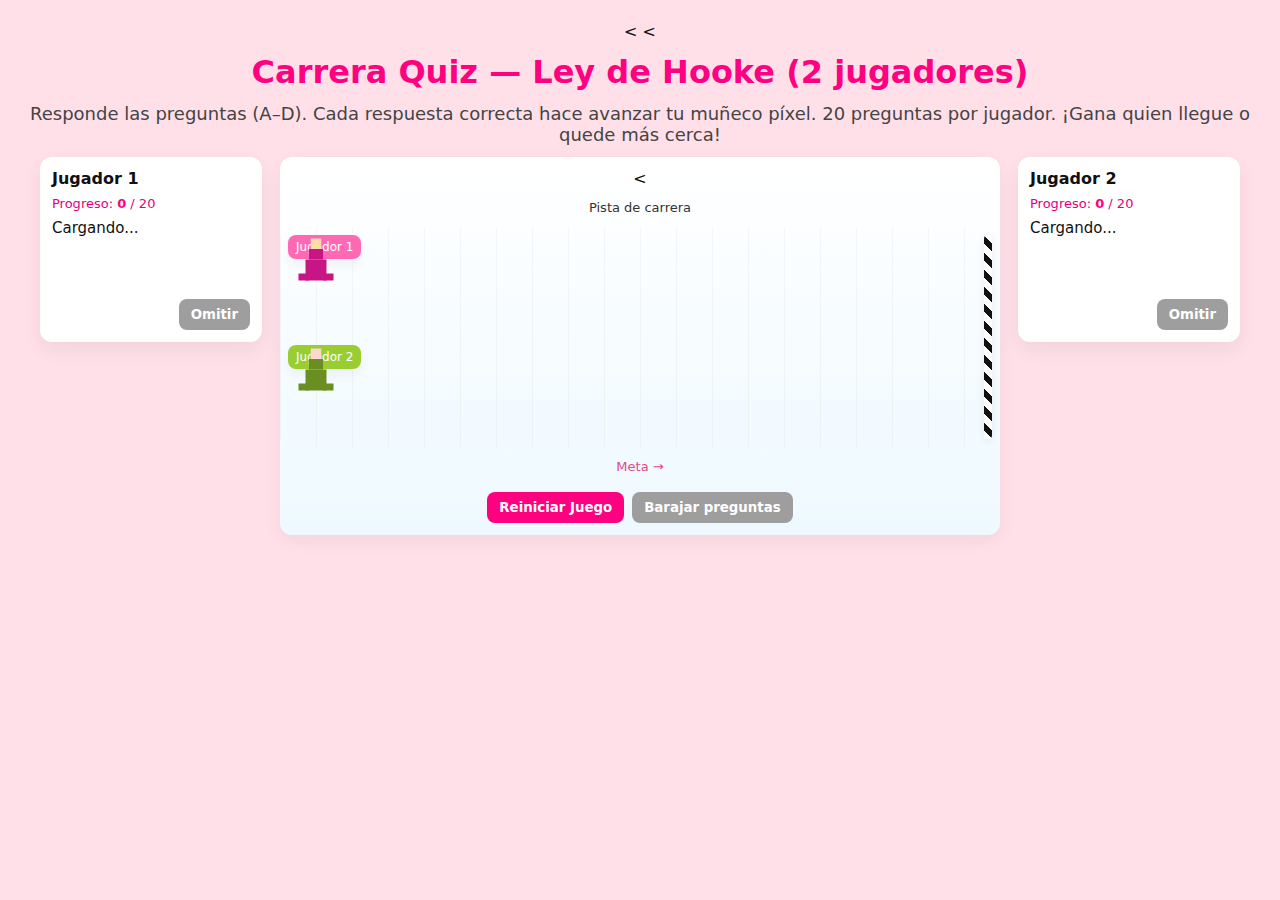
<file: quizdeleydehooke.html>
<!DOCTYPE html>
<html lang="es"><
<head>
  <meta charset="utf-8" /><
  <meta name="viewport" content="width=device-width,initial-scale=1" />
  <title>Carrera Quiz - Ley de Hooke (2 Jugadores)</title>
  <link rel="stylesheet" href="estilos1726.css">
<body>
  <h1>Carrera Quiz — Ley de Hooke (2 jugadores)</h1>
  <div class="subtitle">Responde las preguntas (A–D). Cada respuesta correcta hace avanzar tu muñeco píxel. 20 preguntas por jugador. ¡Gana quien llegue o quede más cerca!</div>

  <div class="game">

   
    <div class="panel" id="panel1">
      <h2>Jugador 1</h2>
      <div class="meta">Progreso: <span class="score" id="score1">0</span> / 20</div>
      <div class="question" id="q1">Cargando...</div>
      <div class="options" id="opts1"></div>
      <div class="controls-row">
        <div class="small" id="feedback1">&nbsp;</div>
        <div>
          <button class="btn" id="next1" style="display:none">Siguiente</button>
          <button class="btn secondary" id="skip1">Omitir</button>
        </div>
      </div>
    </div>

    <div class="race-area"><
      <div style="font-size:13px;color:#333">Pista de carrera</div>
            <div class="track" id="track">
        <div class="finish-line" title="Meta"></div>

       
        <div class="lane" style="height:50%;">
          <div class="badge" style="background:var(--p1);color:white">Jugador 1</div>
          <div class="player" id="avatar1" style="top:8px;">

           

            <svg viewBox="0 0 32 32" id="sprite1" role="img" aria-label="Muñeco 1"><
              <g id="s1-f1"><rect x="13" y="2" width="6" height="6" fill="#ffdca8"/><rect x="12" y="8" width="8" height="6" fill="#c71585"/><rect x="10" y="14" width="12" height="12" fill="#c71585"/><rect x="6" y="22" width="6" height="4" fill="#c71585"/><rect x="20" y="22" width="6" height="4" fill="#c71585"/></g><!--Frame 1 visible por defecto (group <g> con formas que forman el píxel-art).-->
              <g id="s1-f2" style="display:none"><rect x="13" y="2" width="6" height="6" fill="#ffdca8"/><rect x="12" y="8" width="8" height="6" fill="#c71585"/><rect x="10" y="14" width="12" height="12" fill="#c71585"/><rect x="8" y="22" width="6" height="4" fill="#c71585"/><rect x="18" y="22" width="6" height="4" fill="#c71585"/><rect x="9" y="12" width="2" height="4" fill="#c71585"/></g>
              <g id="s1-f3" style="display:none"><rect x="13" y="2" width="6" height="6" fill="#ffdca8"/><rect x="12" y="8" width="8" height="6" fill="#c71585"/><rect x="10" y="14" width="12" height="12" fill="#c71585"/><rect x="6" y="22" width="6" height="4" fill="#c71585"/><rect x="20" y="22" width="6" height="4" fill="#c71585"/><rect x="15" y="12" width="2" height="4" fill="#c71585"/></g>
              <g id="s1-f4" style="display:none"><rect x="13" y="2" width="6" height="6" fill="#ffdca8"/><rect x="12" y="8" width="8" height="6" fill="#c71585"/><rect x="10" y="14" width="12" height="12" fill="#c71585"/><rect x="8" y="22" width="6" height="4" fill="#c71585"/><rect x="18" y="22" width="6" height="4" fill="#c71585"/><rect x="21" y="12" width="2" height="4" fill="#c71585"/></g>
             
            </svg>
          </div>
        </div>

       
        <div class="lane" style="height:50%;">
          <div class="badge" style="background:var(--p2);color:white">Jugador 2</div>
          <div class="player" id="avatar2" style="top:8px;">
            <svg viewBox="0 0 32 32" id="sprite2" role="img" aria-label="Muñeco 2">
              <g id="s2-f1"><rect x="13" y="2" width="6" height="6" fill="#ffd7d0"/><rect x="12" y="8" width="8" height="6" fill="#6b8e23"/><rect x="10" y="14" width="12" height="12" fill="#6b8e23"/><rect x="6" y="22" width="6" height="4" fill="#6b8e23"/><rect x="20" y="22" width="6" height="4" fill="#6b8e23"/></g>
              <g id="s2-f2" style="display:none"><rect x="13" y="2" width="6" height="6" fill="#ffd7d0"/><rect x="12" y="8" width="8" height="6" fill="#6b8e23"/><rect x="10" y="14" width="12" height="12" fill="#6b8e23"/><rect x="8" y="22" width="6" height="4" fill="#6b8e23"/><rect x="18" y="22" width="6" height="4" fill="#6b8e23"/><rect x="9" y="12" width="2" height="4" fill="#ffd7d0"/></g>
              <g id="s2-f3" style="display:none"><rect x="13" y="2" width="6" height="6" fill="#ffd7d0"/><rect x="12" y="8" width="8" height="6" fill="#6b8e23"/><rect x="10" y="14" width="12" height="12" fill="#6b8e23"/><rect x="6" y="22" width="6" height="4" fill="#6b8e23"/><rect x="20" y="22" width="6" height="4" fill="#6b8e23"/><rect x="15" y="12" width="2" height="4" fill="#ffd7d0"/></g>
              <g id="s2-f4" style="display:none"><rect x="13" y="2" width="6" height="6" fill="#ffd7d0"/><rect x="12" y="8" width="8" height="6" fill="#6b8e23"/><rect x="10" y="14" width="12" height="12" fill="#6b8e23"/><rect x="8" y="22" width="6" height="4" fill="#6b8e23"/><rect x="18" y="22" width="6" height="4" fill="#6b8e23"/><rect x="21" y="12" width="2" height="4" fill="#ffd7d0"/></g>
             
            </svg>
          </div>
        </div>

      </div>

      <div style="display:flex;gap:12px;align-items:center;">
        <div class="note">Meta →</div>
      </div>

      <div class="bottom-controls">
        <button class="btn" id="restart">Reiniciar Juego</button>
        <button class="btn secondary" id="shuffle">Barajar preguntas</button>
      </div>

    </div>

   
    <div class="panel" id="panel2">
      <h2>Jugador 2</h2>
      <div class="meta">Progreso: <span class="score" id="score2">0</span> / 20</div>
      <div class="question" id="q2">Cargando...</div>
      <div class="options" id="opts2"></div>
      <div class="controls-row">
        <div class="small" id="feedback2">&nbsp;</div>
        <div>
          <button class="btn" id="next2" style="display:none">Siguiente</button>
          <button class="btn secondary" id="skip2">Omitir</button>
        </div>
      </div>
    </div>
   

  </div>

  <div id="bannerArea" style="width:100%;max-width:1200px;margin-top:8px"></div>
<script src="script.js"></script>
</body>
</html>
</file>
<file: estilos1726.css>
/*estilos.css*/
:root{
      --track-width: 720px;
      --track-height: 220px;
      --steps: 20;
      --accent: #ff0080;
      --p1: #ff69b4;
      --p2: #9acd32;
    }
    *{box-sizing:border-box;font-family:Inter, system-ui, sans-serif, sans-serif}
   

    body{
      margin:0;
      padding:22px;
      background:linear-gradient(180deg,#ffe0e9,#ffe0e9);
      color:#111;
      display:flex;
      flex-direction:column;
      gap:12px;
      align-items:center;
      min-height:100vh;
    }

    h1{margin:0;font_face: "Courier New", font-size:40px;color:var(--accent);text-align:center}


    .subtitle{font-size:18px;color:#444;text-align:center}

    .game{
      display:flex;
      gap:18px;
      width:100%;
      max-width:1200px;
      align-items:flex-start;
      justify-content:center;
    }

    .panel {
      width:360px;
      background:#fff;
      border-radius:12px;
      padding:12px;
      box-shadow:0 8px 20px rgba(3,3,3,0.06);
      display:flex;
      flex-direction:column;
      gap:8px;
    }

    .panel h2{margin:0;font-size:16px}
    .meta{font-size:13px;color:#e4007c}
    .question{font-size:15px;min-height:52px;text-align:left}
    .options{display:flex;flex-direction:column;gap:8px;margin-top:6px}
    .opt-btn{
      display:flex;gap:10px;align-items:center;
      background:#fff0f5;border:2px solid transparent;padding:10px;border-radius:8px;
      cursor:pointer;font-size:14px;text-align:left;transition:all .14s;
    }

    .opt-btn:hover{transform:translateY(-3px)}
    .opt-label{
      min-width:24px;font-weight:700;border-radius:6px;padding:6px 8px;background:rgba(0,0,0,0.06)
    }
    .opt-text{flex:1}
    .opt-btn.correct{background:#c8e6c9;border-color:#66bb6a}
    .opt-btn.incorrect{background:#ffcdd2;border-color:#e57373}
    .opt-btn:disabled{opacity:0.75;cursor:default;transform:none}
    .controls-row{display:flex;justify-content:space-between;align-items:center;margin-top:6px}
    .small{font-size:13px;color:#444}
    .score{font-weight:800;color:var(--accent)}
   

    .race-area{
      width:var(--track-width);
      padding:12px;border-radius:12px;
      background:linear-gradient(180deg,#ffffff,#eef9ff);
      box-shadow:0 6px 18px rgba(3,3,3,0.05);
      display:flex;flex-direction:column;gap:12px;align-items:center;
    }

    .track{
      width:var(--track-width);
      height:var(--track-height);
      border-radius:10px;
      position:relative;
      overflow:hidden;
      background:
        linear-gradient(90deg, rgba(0,0,0,0.03) 1px, transparent 1px) 0 0/ calc(var(--track-width) / var(--steps)) 100%;
    }
    .finish-line{
      position:absolute; right:8px; top:8px; bottom:8px; width:8px;
      background:repeating-linear-gradient(45deg,#fff 0 6px,#111 6px 12px);
      border-radius:4px; z-index:5; box-shadow:0 2px 8px rgba(0,0,0,0.08);
    }

    .lane{height:50%;position:relative;padding-left:12px}
    .player{
      position:absolute; left:8px; width:56px;height:56px; transform:translateX(0px);
      transition: transform 420ms steps(4,end); z-index:4; pointer-events:none;
    }

    .player svg{width:56px;height:56px; image-rendering: pixelated; display:block}
   

    .badge{position:absolute; left:8px; top:8px; background:rgba(255,255,255,0.9);
      padding:5px 8px;border-radius:8px;font-size:12px;box-shadow:0 6px 12px rgba(3,3,3,0.05)
    }

    .banner{width:100%;padding:10px 12px;border-radius:10px;background:linear-gradient(90deg,#fff9c4,#fffde7);
      text-align:center;font-weight:800;color:#6b4a00;box-shadow:0 8px 20px rgba(0,0,0,0.05)
    }

    .bottom-controls{display:flex;gap:8px;align-items:center;justify-content:center;margin-top:6px}
    .btn{background:var(--accent);color:#fff;border:none;padding:8px 12px;border-radius:8px;cursor:pointer;font-weight:800}
    .btn.secondary{background:#9e9e9e}
    .note{font-size:13px;color:#de4c8a;text-align:center}

    @media (max-width:1200px){ .game{flex-direction:column;align-items:center} }
</file>
